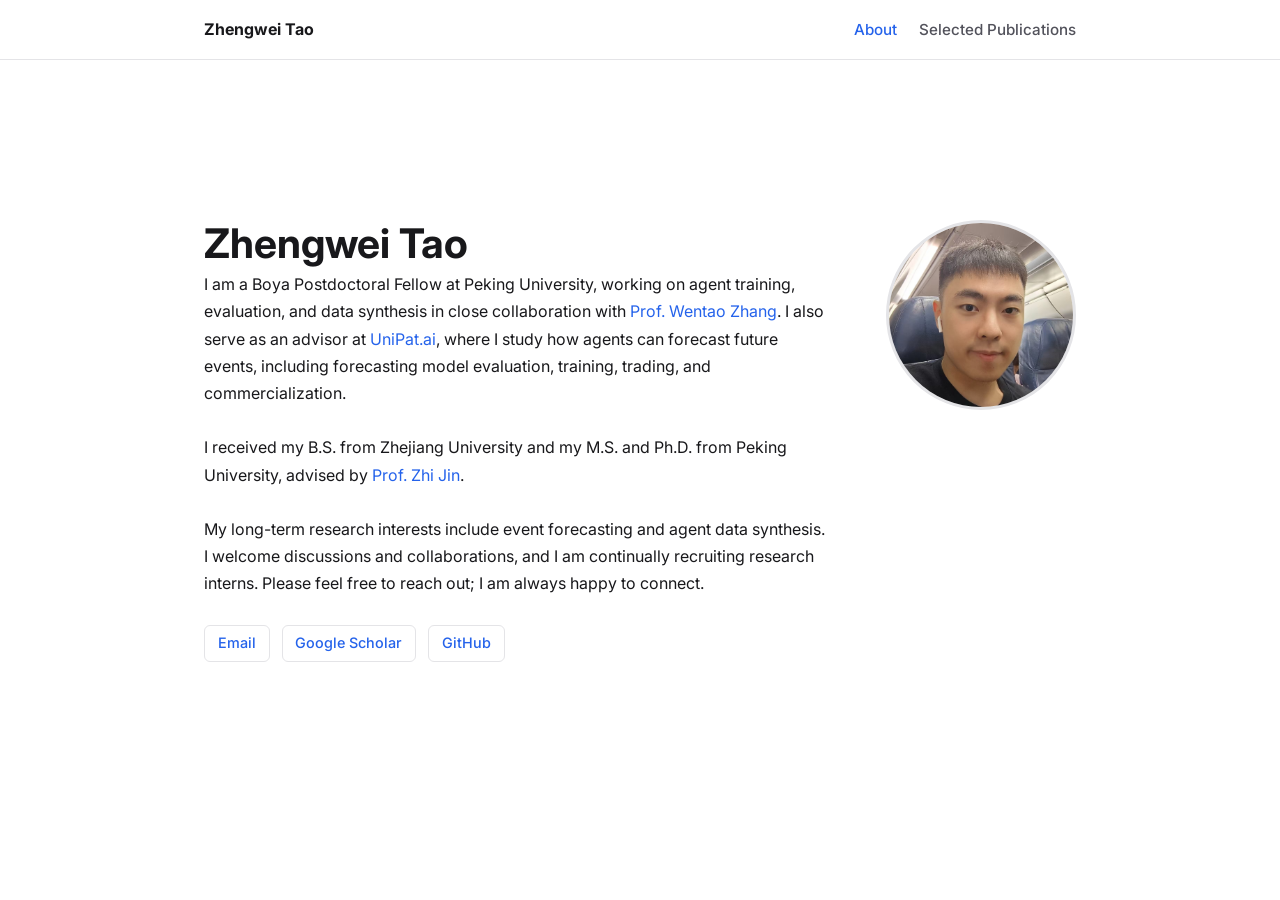
<file: index.html>
<!DOCTYPE html>
<html lang="en">
<head>
  <meta charset="UTF-8">
  <meta name="viewport" content="width=device-width, initial-scale=1.0">
  <meta name="description" content="Zhengwei Tao, PhD student at Peking University.">
  <title>Zhengwei Tao</title>
  <link rel="preconnect" href="https://fonts.googleapis.com">
  <link rel="preconnect" href="https://fonts.gstatic.com" crossorigin>
  <link href="https://fonts.googleapis.com/css2?family=Inter:wght@400;500;600;700&amp;display=swap" rel="stylesheet">
  <link rel="stylesheet" href="styles.css">
</head>
<body>
  <nav>
    <div class="container nav-inner">
      <a class="nav-name" href="index.html" aria-current="page">Zhengwei Tao</a>
      <ul class="nav-links">
        <li><a href="index.html" aria-current="page">About</a></li>
        <li><a href="publications.html">Selected Publications</a></li>
      </ul>
    </div>
  </nav>

  <main>
    <section id="about" class="about-page">
      <div class="container about-grid">
        <div class="about-text">
          <h1>Zhengwei Tao</h1>
          <p class="bio">I am a Boya Postdoctoral Fellow at Peking University, working on agent training, evaluation, and data synthesis in close collaboration with <a href="https://zwt233.github.io/" target="_blank" rel="noopener">Prof. Wentao Zhang</a>. I also serve as an advisor at <a href="https://unipat.ai/" target="_blank" rel="noopener">UniPat.ai</a>, where I study how agents can forecast future events, including forecasting model evaluation, training, trading, and commercialization.</p>
          <p class="bio">I received my B.S. from Zhejiang University and my M.S. and Ph.D. from Peking University, advised by <a href="https://faculty.pku.edu.cn/zhijin/en/index.htm" target="_blank" rel="noopener">Prof. Zhi Jin</a>.</p>
          <p class="bio">My long-term research interests include event forecasting and agent data synthesis. I welcome discussions and collaborations, and I am continually recruiting research interns. Please feel free to reach out; I am always happy to connect.</p>
          <div class="contact-links" aria-label="Contact and profile links">
            <a href="mailto:tttzw@pku.edu.cn">Email</a>
            <a href="https://scholar.google.com/citations?hl=en&amp;user=mk7GqoIAAAAJ" target="_blank" rel="noopener">Google Scholar</a>
            <a href="https://github.com/TZWwww" target="_blank" rel="noopener">GitHub</a>
          </div>
        </div>
        <div class="about-photo">
          <img src="tzw.png" alt="Portrait of Zhengwei Tao">
        </div>
      </div>
    </section>
  </main>

</body>
</html>
</file>
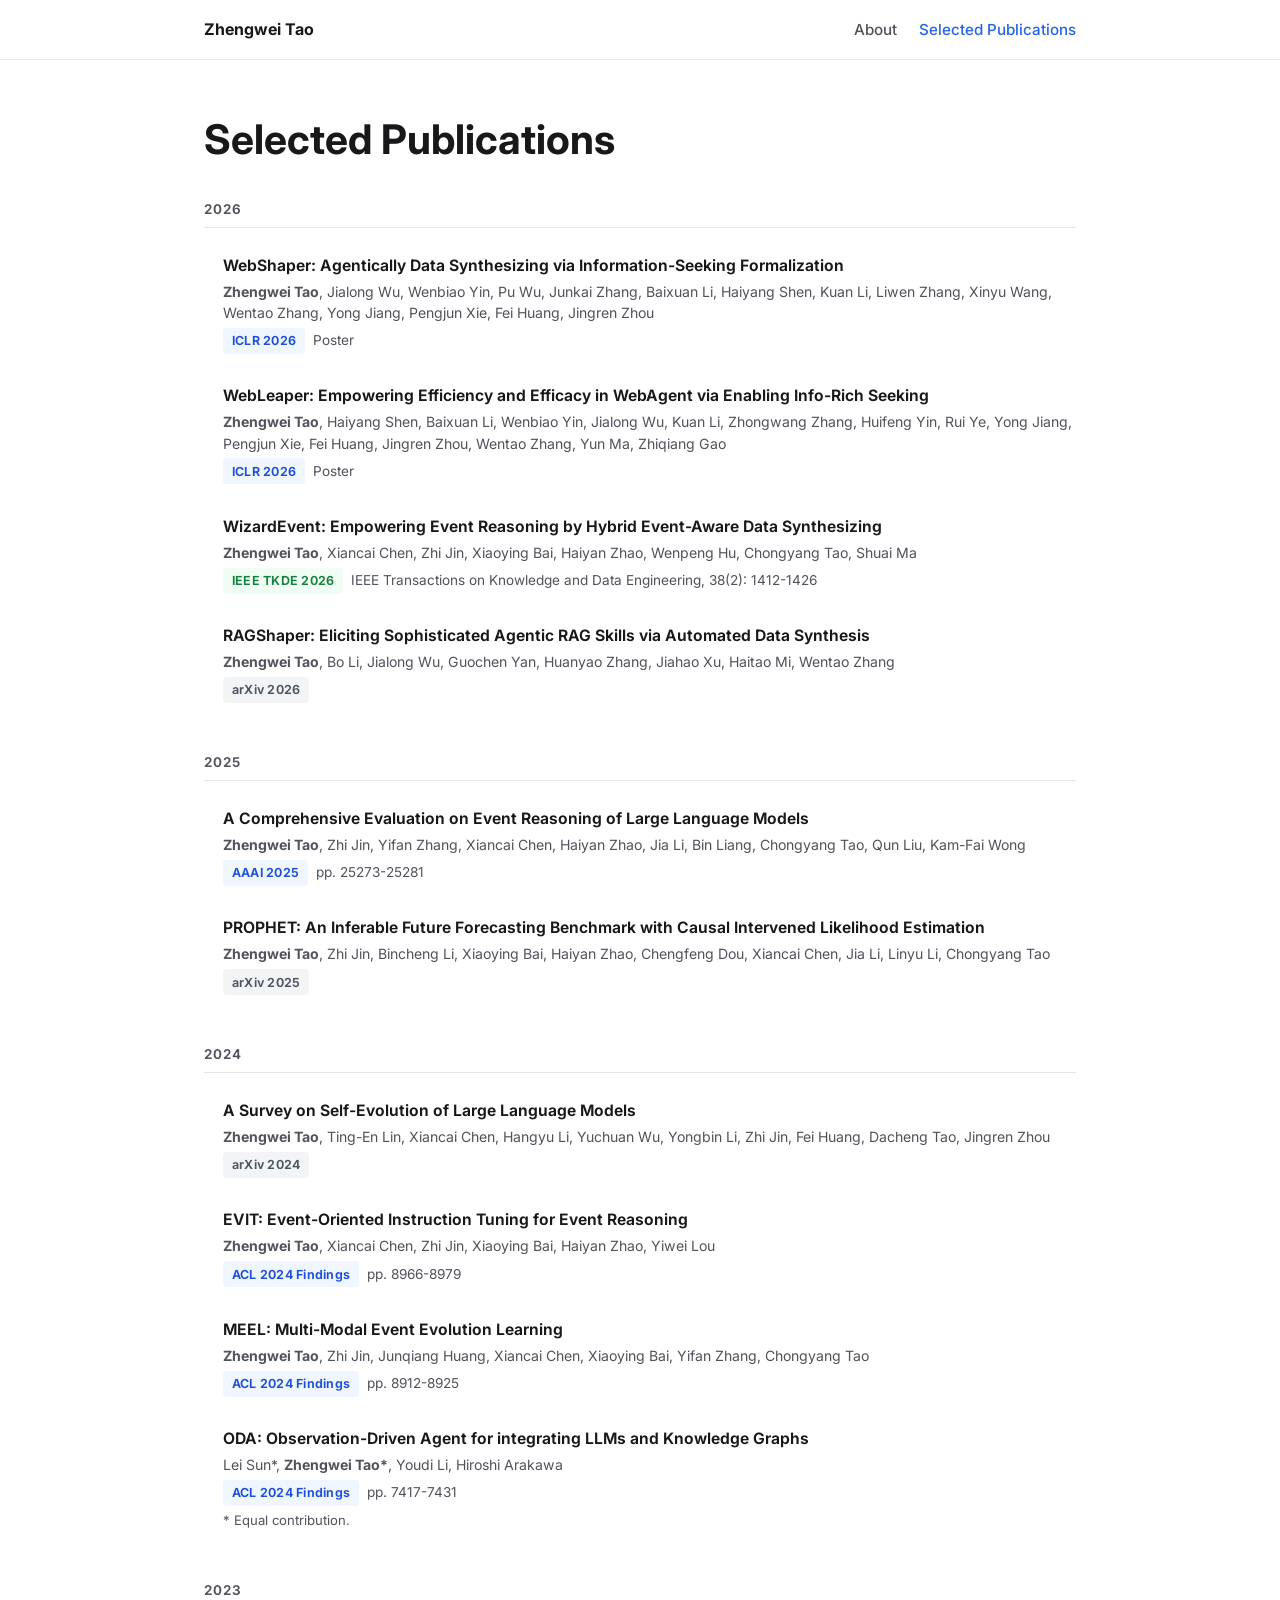
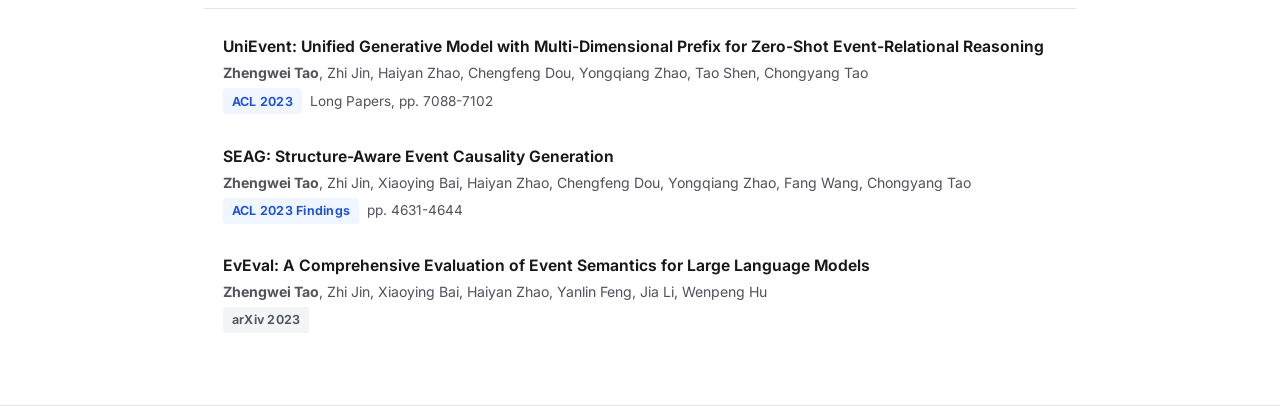
<file: publications.html>
<!DOCTYPE html>
<html lang="en">
<head>
  <meta charset="UTF-8">
  <meta name="viewport" content="width=device-width, initial-scale=1.0">
  <meta name="description" content="Selected first-author publications by Zhengwei Tao.">
  <title>Selected Publications | Zhengwei Tao</title>
  <link rel="preconnect" href="https://fonts.googleapis.com">
  <link rel="preconnect" href="https://fonts.gstatic.com" crossorigin>
  <link href="https://fonts.googleapis.com/css2?family=Inter:wght@400;500;600;700&amp;display=swap" rel="stylesheet">
  <link rel="stylesheet" href="styles.css">
</head>
<body>
  <nav>
    <div class="container nav-inner">
      <a class="nav-name" href="index.html">Zhengwei Tao</a>
      <ul class="nav-links">
        <li><a href="index.html">About</a></li>
        <li><a href="publications.html" aria-current="page">Selected Publications</a></li>
      </ul>
    </div>
  </nav>

  <main>
    <section id="selected-publications" class="publications-page">
      <div class="container">
        <h1>Selected Publications</h1>

        <div class="pub-year-group">
          <h2 class="year-label">2026</h2>

          <div class="pub-entry">
            <p class="pub-title"><a href="https://openreview.net/forum?id=hld4TzJsnD" target="_blank" rel="noopener">WebShaper: Agentically Data Synthesizing via Information-Seeking Formalization</a></p>
            <p class="pub-authors"><strong>Zhengwei Tao</strong>, Jialong Wu, Wenbiao Yin, Pu Wu, Junkai Zhang, Baixuan Li, Haiyang Shen, Kuan Li, Liwen Zhang, Xinyu Wang, Wentao Zhang, Yong Jiang, Pengjun Xie, Fei Huang, Jingren Zhou</p>
            <p class="pub-venue"><span class="badge badge-conf">ICLR 2026</span> Poster</p>
          </div>

          <div class="pub-entry">
            <p class="pub-title"><a href="https://openreview.net/forum?id=MVFGY1nS6b" target="_blank" rel="noopener">WebLeaper: Empowering Efficiency and Efficacy in WebAgent via Enabling Info-Rich Seeking</a></p>
            <p class="pub-authors"><strong>Zhengwei Tao</strong>, Haiyang Shen, Baixuan Li, Wenbiao Yin, Jialong Wu, Kuan Li, Zhongwang Zhang, Huifeng Yin, Rui Ye, Yong Jiang, Pengjun Xie, Fei Huang, Jingren Zhou, Wentao Zhang, Yun Ma, Zhiqiang Gao</p>
            <p class="pub-venue"><span class="badge badge-conf">ICLR 2026</span> Poster</p>
          </div>

          <div class="pub-entry">
            <p class="pub-title"><a href="https://doi.org/10.1109/TKDE.2025.3634839" target="_blank" rel="noopener">WizardEvent: Empowering Event Reasoning by Hybrid Event-Aware Data Synthesizing</a></p>
            <p class="pub-authors"><strong>Zhengwei Tao</strong>, Xiancai Chen, Zhi Jin, Xiaoying Bai, Haiyan Zhao, Wenpeng Hu, Chongyang Tao, Shuai Ma</p>
            <p class="pub-venue"><span class="badge badge-journal">IEEE TKDE 2026</span> IEEE Transactions on Knowledge and Data Engineering, 38(2): 1412-1426</p>
          </div>

          <div class="pub-entry">
            <p class="pub-title"><a href="https://arxiv.org/abs/2601.08699" target="_blank" rel="noopener">RAGShaper: Eliciting Sophisticated Agentic RAG Skills via Automated Data Synthesis</a></p>
            <p class="pub-authors"><strong>Zhengwei Tao</strong>, Bo Li, Jialong Wu, Guochen Yan, Huanyao Zhang, Jiahao Xu, Haitao Mi, Wentao Zhang</p>
            <p class="pub-venue"><span class="badge badge-arxiv">arXiv 2026</span></p>
          </div>
        </div>

        <div class="pub-year-group">
          <h2 class="year-label">2025</h2>

          <div class="pub-entry">
            <p class="pub-title"><a href="https://doi.org/10.1609/aaai.v39i24.34714" target="_blank" rel="noopener">A Comprehensive Evaluation on Event Reasoning of Large Language Models</a></p>
            <p class="pub-authors"><strong>Zhengwei Tao</strong>, Zhi Jin, Yifan Zhang, Xiancai Chen, Haiyan Zhao, Jia Li, Bin Liang, Chongyang Tao, Qun Liu, Kam-Fai Wong</p>
            <p class="pub-venue"><span class="badge badge-conf">AAAI 2025</span> pp. 25273-25281</p>
          </div>

          <div class="pub-entry">
            <p class="pub-title"><a href="https://arxiv.org/abs/2504.01509" target="_blank" rel="noopener">PROPHET: An Inferable Future Forecasting Benchmark with Causal Intervened Likelihood Estimation</a></p>
            <p class="pub-authors"><strong>Zhengwei Tao</strong>, Zhi Jin, Bincheng Li, Xiaoying Bai, Haiyan Zhao, Chengfeng Dou, Xiancai Chen, Jia Li, Linyu Li, Chongyang Tao</p>
            <p class="pub-venue"><span class="badge badge-arxiv">arXiv 2025</span></p>
          </div>
        </div>

        <div class="pub-year-group">
          <h2 class="year-label">2024</h2>

          <div class="pub-entry">
            <p class="pub-title"><a href="https://arxiv.org/abs/2404.14387" target="_blank" rel="noopener">A Survey on Self-Evolution of Large Language Models</a></p>
            <p class="pub-authors"><strong>Zhengwei Tao</strong>, Ting-En Lin, Xiancai Chen, Hangyu Li, Yuchuan Wu, Yongbin Li, Zhi Jin, Fei Huang, Dacheng Tao, Jingren Zhou</p>
            <p class="pub-venue"><span class="badge badge-arxiv">arXiv 2024</span></p>
          </div>

          <div class="pub-entry">
            <p class="pub-title"><a href="https://aclanthology.org/2024.findings-acl.531" target="_blank" rel="noopener">EVIT: Event-Oriented Instruction Tuning for Event Reasoning</a></p>
            <p class="pub-authors"><strong>Zhengwei Tao</strong>, Xiancai Chen, Zhi Jin, Xiaoying Bai, Haiyan Zhao, Yiwei Lou</p>
            <p class="pub-venue"><span class="badge badge-conf">ACL 2024 Findings</span> pp. 8966-8979</p>
          </div>

          <div class="pub-entry">
            <p class="pub-title"><a href="https://aclanthology.org/2024.findings-acl.528" target="_blank" rel="noopener">MEEL: Multi-Modal Event Evolution Learning</a></p>
            <p class="pub-authors"><strong>Zhengwei Tao</strong>, Zhi Jin, Junqiang Huang, Xiancai Chen, Xiaoying Bai, Yifan Zhang, Chongyang Tao</p>
            <p class="pub-venue"><span class="badge badge-conf">ACL 2024 Findings</span> pp. 8912-8925</p>
          </div>

          <div class="pub-entry">
            <p class="pub-title"><a href="https://aclanthology.org/2024.findings-acl.442" target="_blank" rel="noopener">ODA: Observation-Driven Agent for integrating LLMs and Knowledge Graphs</a></p>
            <p class="pub-authors">Lei Sun*, <strong>Zhengwei Tao*</strong>, Youdi Li, Hiroshi Arakawa</p>
            <p class="pub-venue"><span class="badge badge-conf">ACL 2024 Findings</span> pp. 7417-7431</p>
            <p class="pub-note">* Equal contribution.</p>
          </div>
        </div>

        <div class="pub-year-group">
          <h2 class="year-label">2023</h2>

          <div class="pub-entry">
            <p class="pub-title"><a href="https://aclanthology.org/2023.acl-long.391" target="_blank" rel="noopener">UniEvent: Unified Generative Model with Multi-Dimensional Prefix for Zero-Shot Event-Relational Reasoning</a></p>
            <p class="pub-authors"><strong>Zhengwei Tao</strong>, Zhi Jin, Haiyan Zhao, Chengfeng Dou, Yongqiang Zhao, Tao Shen, Chongyang Tao</p>
            <p class="pub-venue"><span class="badge badge-conf">ACL 2023</span> Long Papers, pp. 7088-7102</p>
          </div>

          <div class="pub-entry">
            <p class="pub-title"><a href="https://aclanthology.org/2023.findings-acl.283" target="_blank" rel="noopener">SEAG: Structure-Aware Event Causality Generation</a></p>
            <p class="pub-authors"><strong>Zhengwei Tao</strong>, Zhi Jin, Xiaoying Bai, Haiyan Zhao, Chengfeng Dou, Yongqiang Zhao, Fang Wang, Chongyang Tao</p>
            <p class="pub-venue"><span class="badge badge-conf">ACL 2023 Findings</span> pp. 4631-4644</p>
          </div>

          <div class="pub-entry">
            <p class="pub-title"><a href="https://arxiv.org/abs/2305.15268" target="_blank" rel="noopener">EvEval: A Comprehensive Evaluation of Event Semantics for Large Language Models</a></p>
            <p class="pub-authors"><strong>Zhengwei Tao</strong>, Zhi Jin, Xiaoying Bai, Haiyan Zhao, Yanlin Feng, Jia Li, Wenpeng Hu</p>
            <p class="pub-venue"><span class="badge badge-arxiv">arXiv 2023</span></p>
          </div>
        </div>
      </div>
    </section>
  </main>

</body>
</html>
</file>
<file: styles.css>
:root {
  --bg: #ffffff;
  --bg-nav: rgba(255, 255, 255, 0.94);
  --text: #18181b;
  --muted: #52525b;
  --accent: #2563eb;
  --accent-soft: #eff6ff;
  --border: #e4e4e7;
  --nav-height: 60px;
}

*, *::before, *::after {
  box-sizing: border-box;
  margin: 0;
  padding: 0;
}

html {
  scroll-behavior: smooth;
}

body {
  min-height: 100vh;
  font-family: "Inter", system-ui, -apple-system, BlinkMacSystemFont, "Segoe UI", sans-serif;
  font-size: 16px;
  line-height: 1.7;
  color: var(--text);
  background: var(--bg);
}

a {
  color: var(--accent);
  text-decoration: none;
}

a:hover {
  text-decoration: underline;
}

.container {
  width: min(100%, 920px);
  margin: 0 auto;
  padding: 0 1.5rem;
}

nav {
  position: sticky;
  top: 0;
  z-index: 100;
  height: var(--nav-height);
  background: var(--bg-nav);
  border-bottom: 1px solid var(--border);
  backdrop-filter: blur(10px);
  -webkit-backdrop-filter: blur(10px);
}

.nav-inner {
  display: flex;
  align-items: center;
  justify-content: space-between;
  height: 100%;
}

.nav-name {
  color: var(--text);
  font-size: 1rem;
  font-weight: 700;
}

.nav-name:hover {
  text-decoration: none;
}

.nav-links {
  display: flex;
  gap: 1.4rem;
  align-items: center;
  list-style: none;
}

.nav-links a {
  color: var(--muted);
  font-size: 0.95rem;
  font-weight: 500;
}

.nav-links a:hover,
.nav-links a[aria-current="page"] {
  color: var(--accent);
  text-decoration: none;
}

.about-page {
  min-height: calc(100vh - var(--nav-height) - 78px);
  display: flex;
  align-items: center;
  padding: 4rem 0;
}

.about-grid {
  display: grid;
  grid-template-columns: minmax(0, 1fr) 190px;
  gap: 3.5rem;
  align-items: start;
}

.about-text h1,
.publications-page h1 {
  margin-bottom: 0.3rem;
  font-size: 2.55rem;
  font-weight: 700;
  line-height: 1.15;
}

.affiliation {
  margin-bottom: 1.4rem;
  color: var(--muted);
  font-size: 1rem;
}

.bio {
  max-width: 650px;
  margin-bottom: 1.7rem;
  color: var(--text);
}

.contact-links {
  display: flex;
  flex-wrap: wrap;
  gap: 0.75rem;
}

.contact-links a {
  display: inline-flex;
  align-items: center;
  min-height: 34px;
  padding: 0.35rem 0.8rem;
  border: 1px solid var(--border);
  border-radius: 6px;
  color: var(--accent);
  font-size: 0.9rem;
  font-weight: 500;
  transition: background 0.15s, border-color 0.15s;
}

.contact-links a:hover {
  background: var(--accent-soft);
  border-color: var(--accent);
  text-decoration: none;
}

.about-photo img {
  display: block;
  width: 190px;
  height: 190px;
  object-fit: cover;
  border: 3px solid var(--border);
  border-radius: 50%;
}

.publications-page {
  padding: 3.5rem 0;
  border-bottom: 1px solid var(--border);
}

.publications-page h1 {
  margin-bottom: 2.2rem;
}

.pub-year-group {
  margin-bottom: 2.1rem;
}

.pub-year-group:last-child {
  margin-bottom: 0;
}

.year-label {
  margin-bottom: 0.75rem;
  padding-bottom: 0.35rem;
  border-bottom: 1px solid var(--border);
  color: var(--muted);
  font-size: 0.84rem;
  font-weight: 650;
  letter-spacing: 0.08em;
  text-transform: uppercase;
}

.pub-entry {
  margin-bottom: 0.1rem;
  padding: 0.9rem 0 0.9rem 1rem;
  border-left: 3px solid transparent;
  transition: border-color 0.15s;
}

.pub-entry:hover {
  border-left-color: var(--accent);
}

.pub-title {
  margin-bottom: 0.22rem;
  font-size: 0.98rem;
  font-weight: 650;
  line-height: 1.5;
}

.pub-title a {
  color: var(--text);
}

.pub-title a:hover {
  color: var(--accent);
  text-decoration: none;
}

.pub-authors {
  margin-bottom: 0.3rem;
  color: var(--muted);
  font-size: 0.88rem;
  line-height: 1.5;
}

.pub-venue {
  display: flex;
  flex-wrap: wrap;
  gap: 0.5rem;
  align-items: center;
  color: var(--muted);
  font-size: 0.85rem;
}

.pub-note {
  margin-top: 0.2rem;
  color: var(--muted);
  font-size: 0.82rem;
}

.badge {
  display: inline-block;
  padding: 0.15rem 0.55rem;
  border-radius: 4px;
  font-size: 0.78rem;
  font-weight: 650;
  letter-spacing: 0.02em;
  white-space: nowrap;
}

.badge-conf {
  color: #1d4ed8;
  background: #eff6ff;
}

.badge-journal {
  color: #15803d;
  background: #f0fdf4;
}

.badge-arxiv {
  color: #4b5563;
  background: #f3f4f6;
}

footer {
  padding: 1.5rem 0;
  color: var(--muted);
  font-size: 0.85rem;
  text-align: center;
}

@media (max-width: 700px) {
  .about-grid {
    grid-template-columns: 1fr;
    gap: 1.7rem;
  }

  .about-photo {
    order: -1;
  }

  .about-photo img {
    width: 138px;
    height: 138px;
  }

  .about-text h1,
  .publications-page h1 {
    font-size: 2.05rem;
  }
}

@media (max-width: 520px) {
  .container {
    padding: 0 1.1rem;
  }

  .nav-name {
    display: none;
  }

  .nav-inner {
    justify-content: center;
  }

  .nav-links {
    gap: 1rem;
  }

  .nav-links a {
    font-size: 0.9rem;
  }

  .about-page {
    align-items: flex-start;
    min-height: auto;
    padding: 3rem 0;
  }

  .contact-links a {
    width: calc(50% - 0.375rem);
    justify-content: center;
  }
}
</file>
